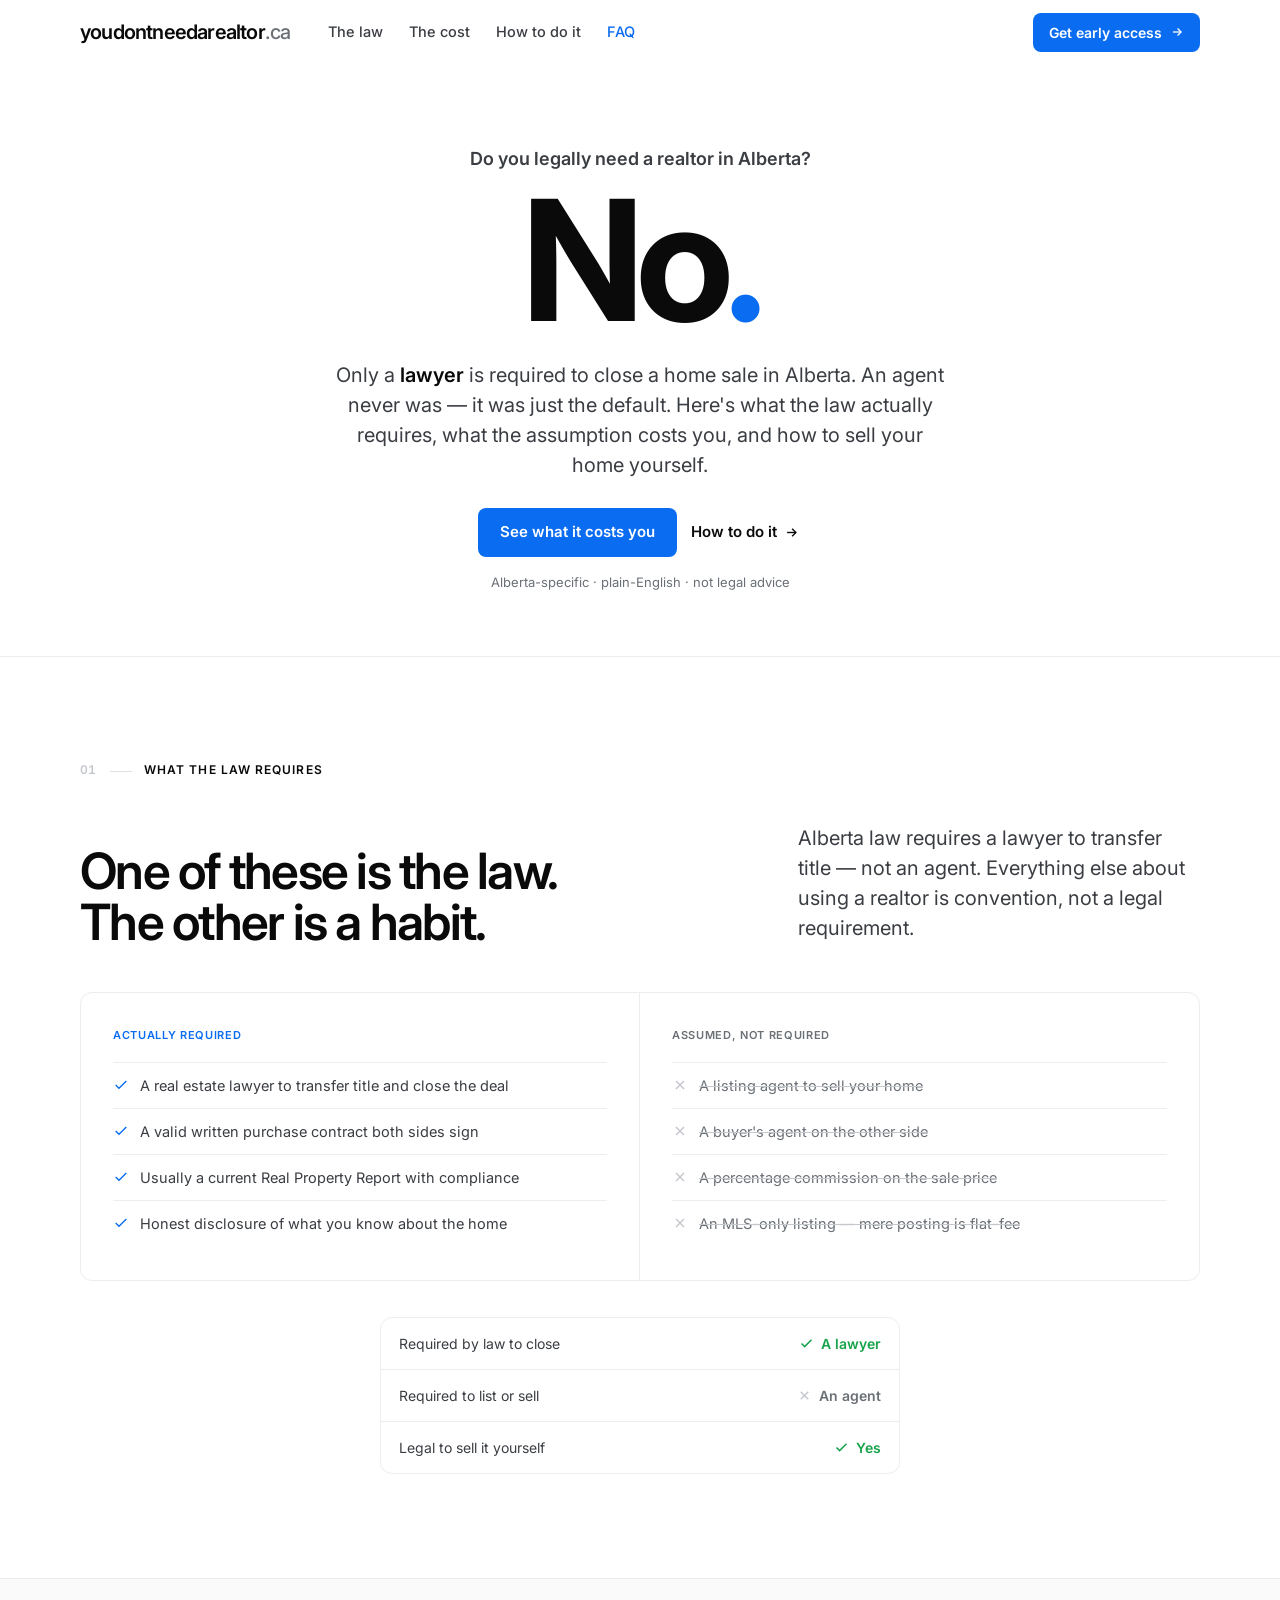
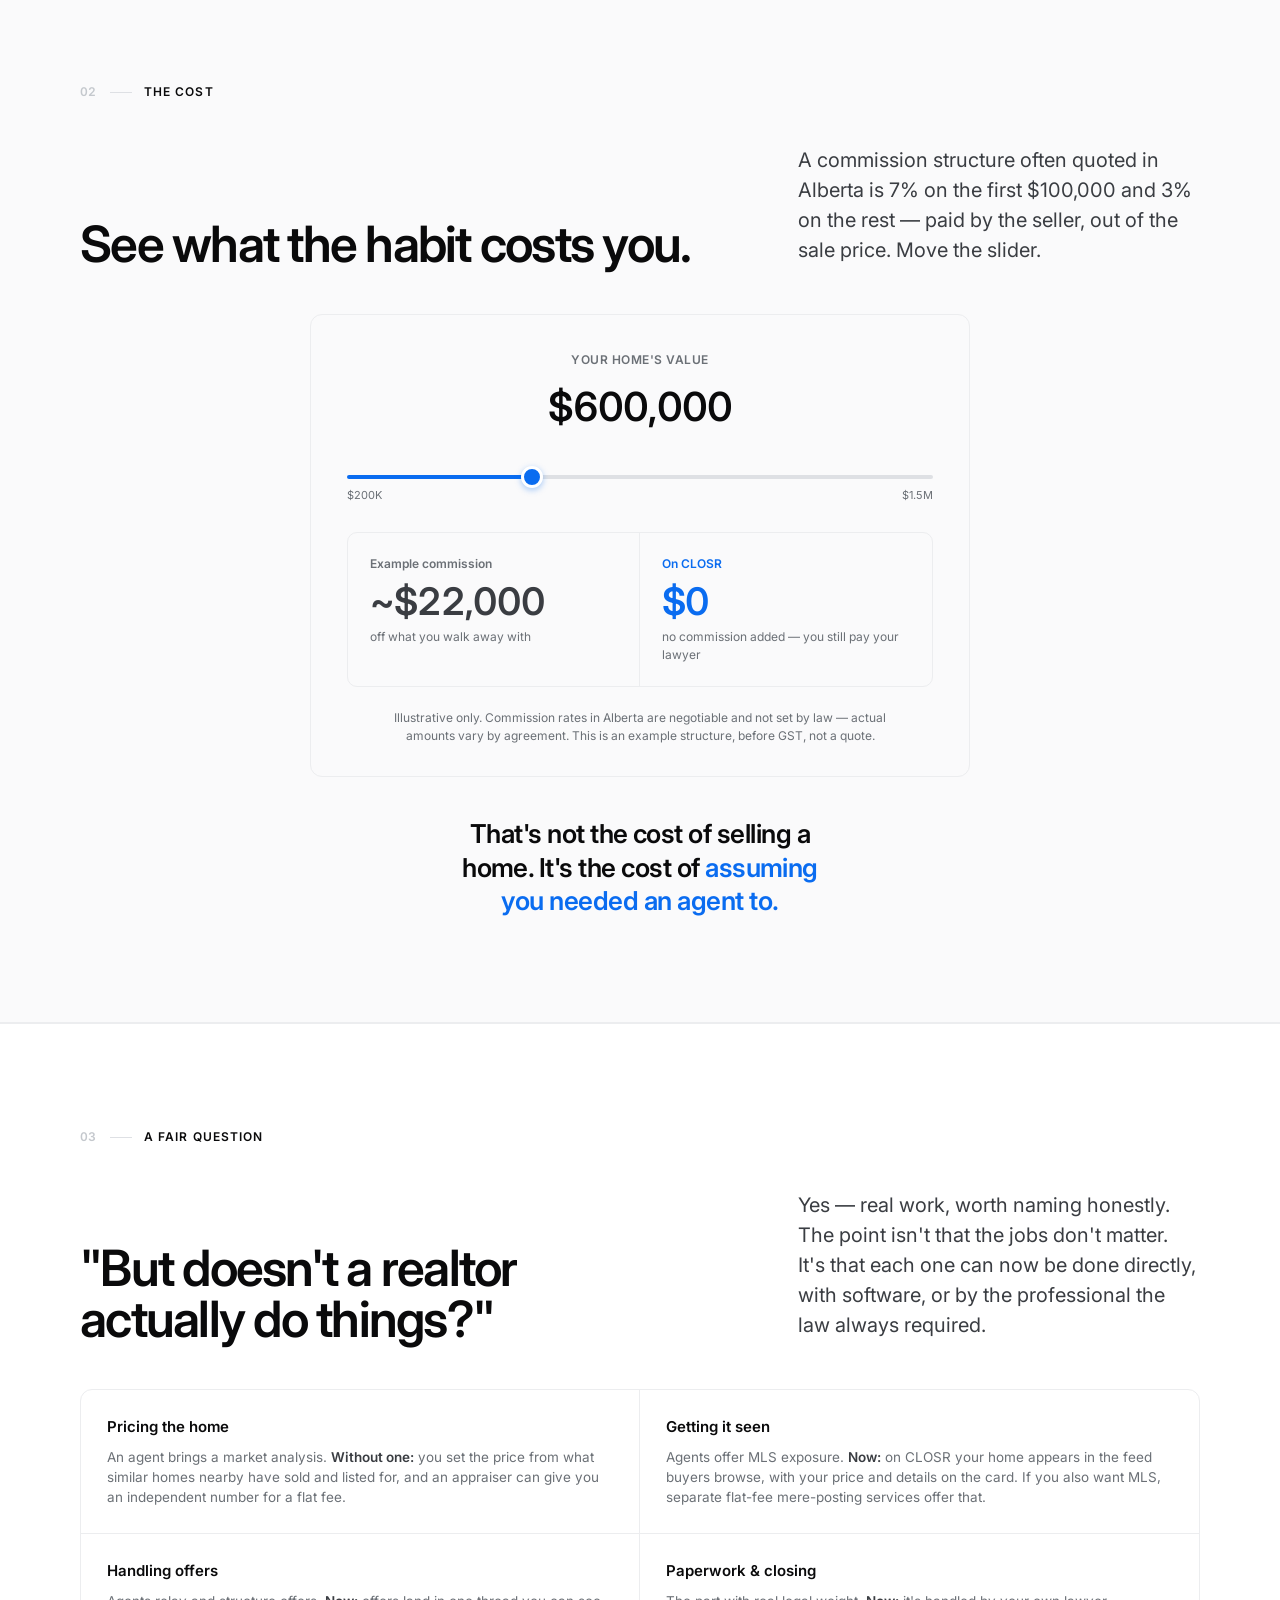
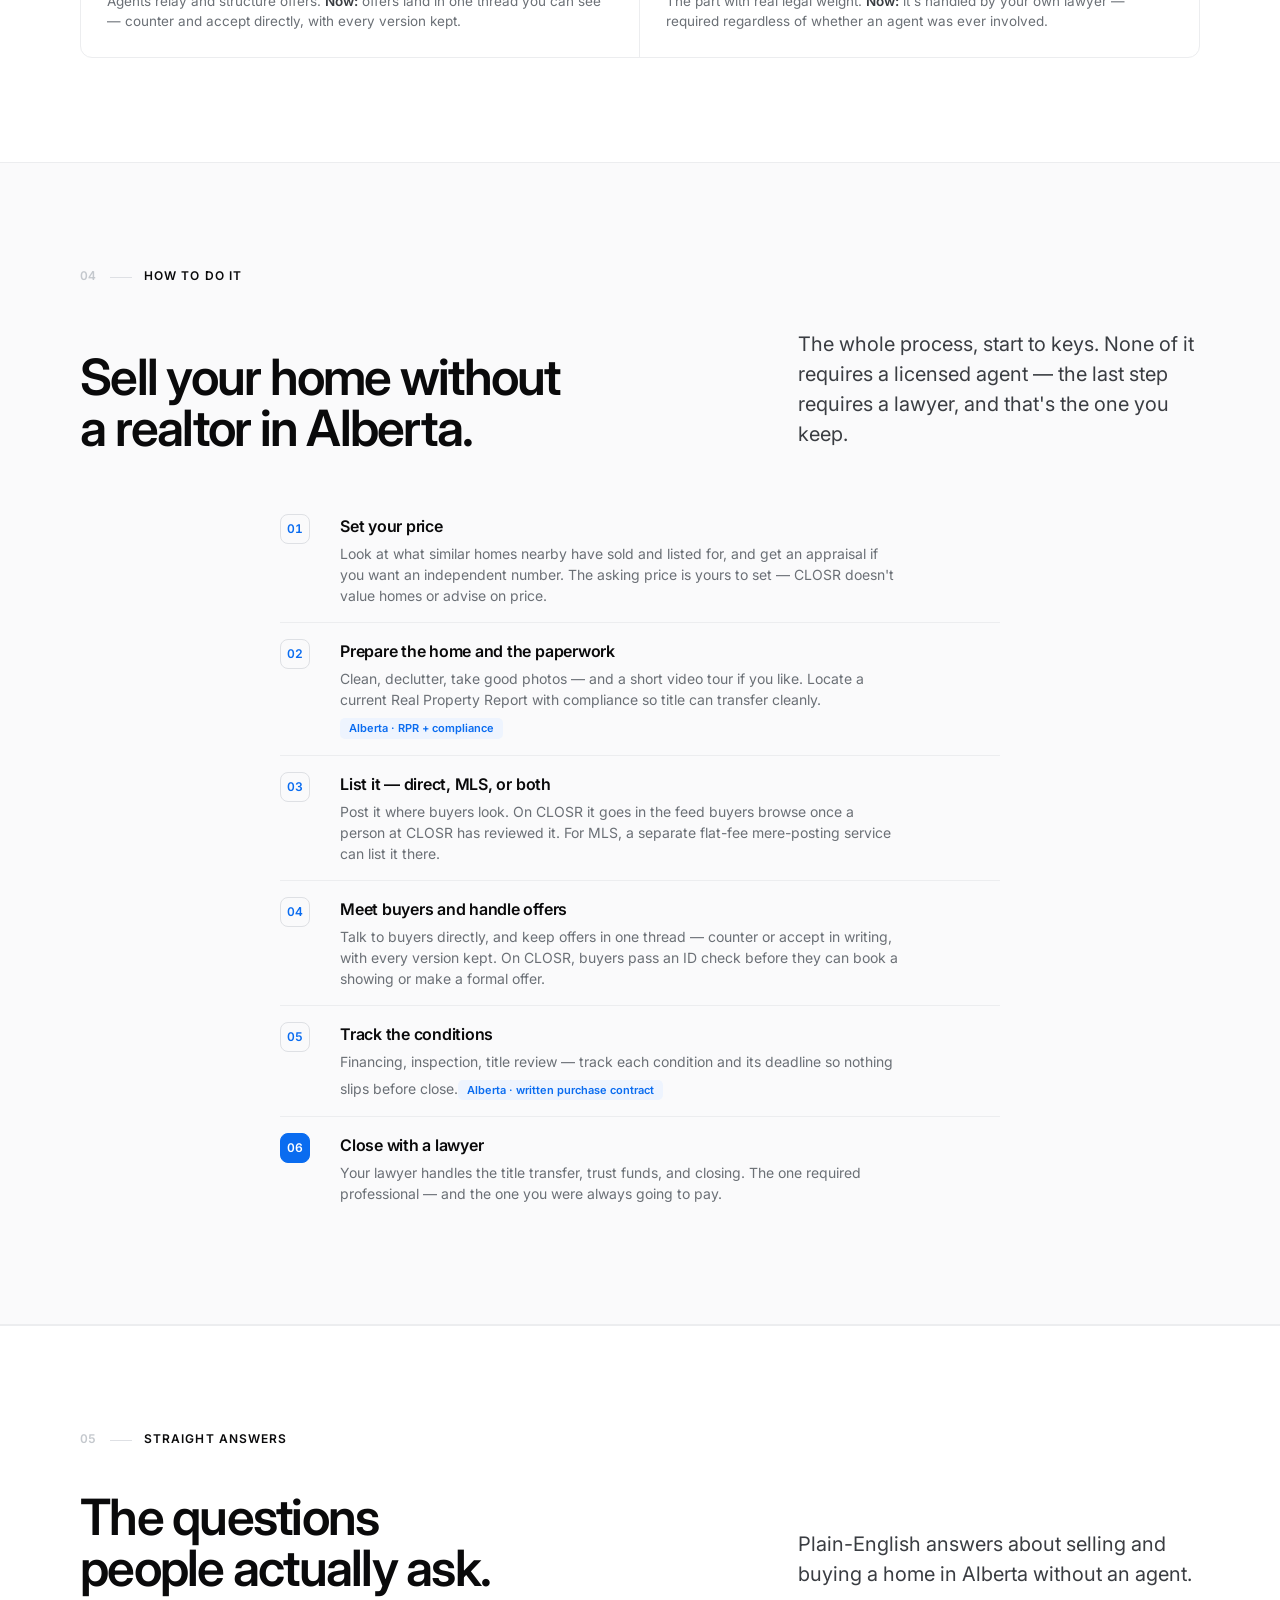
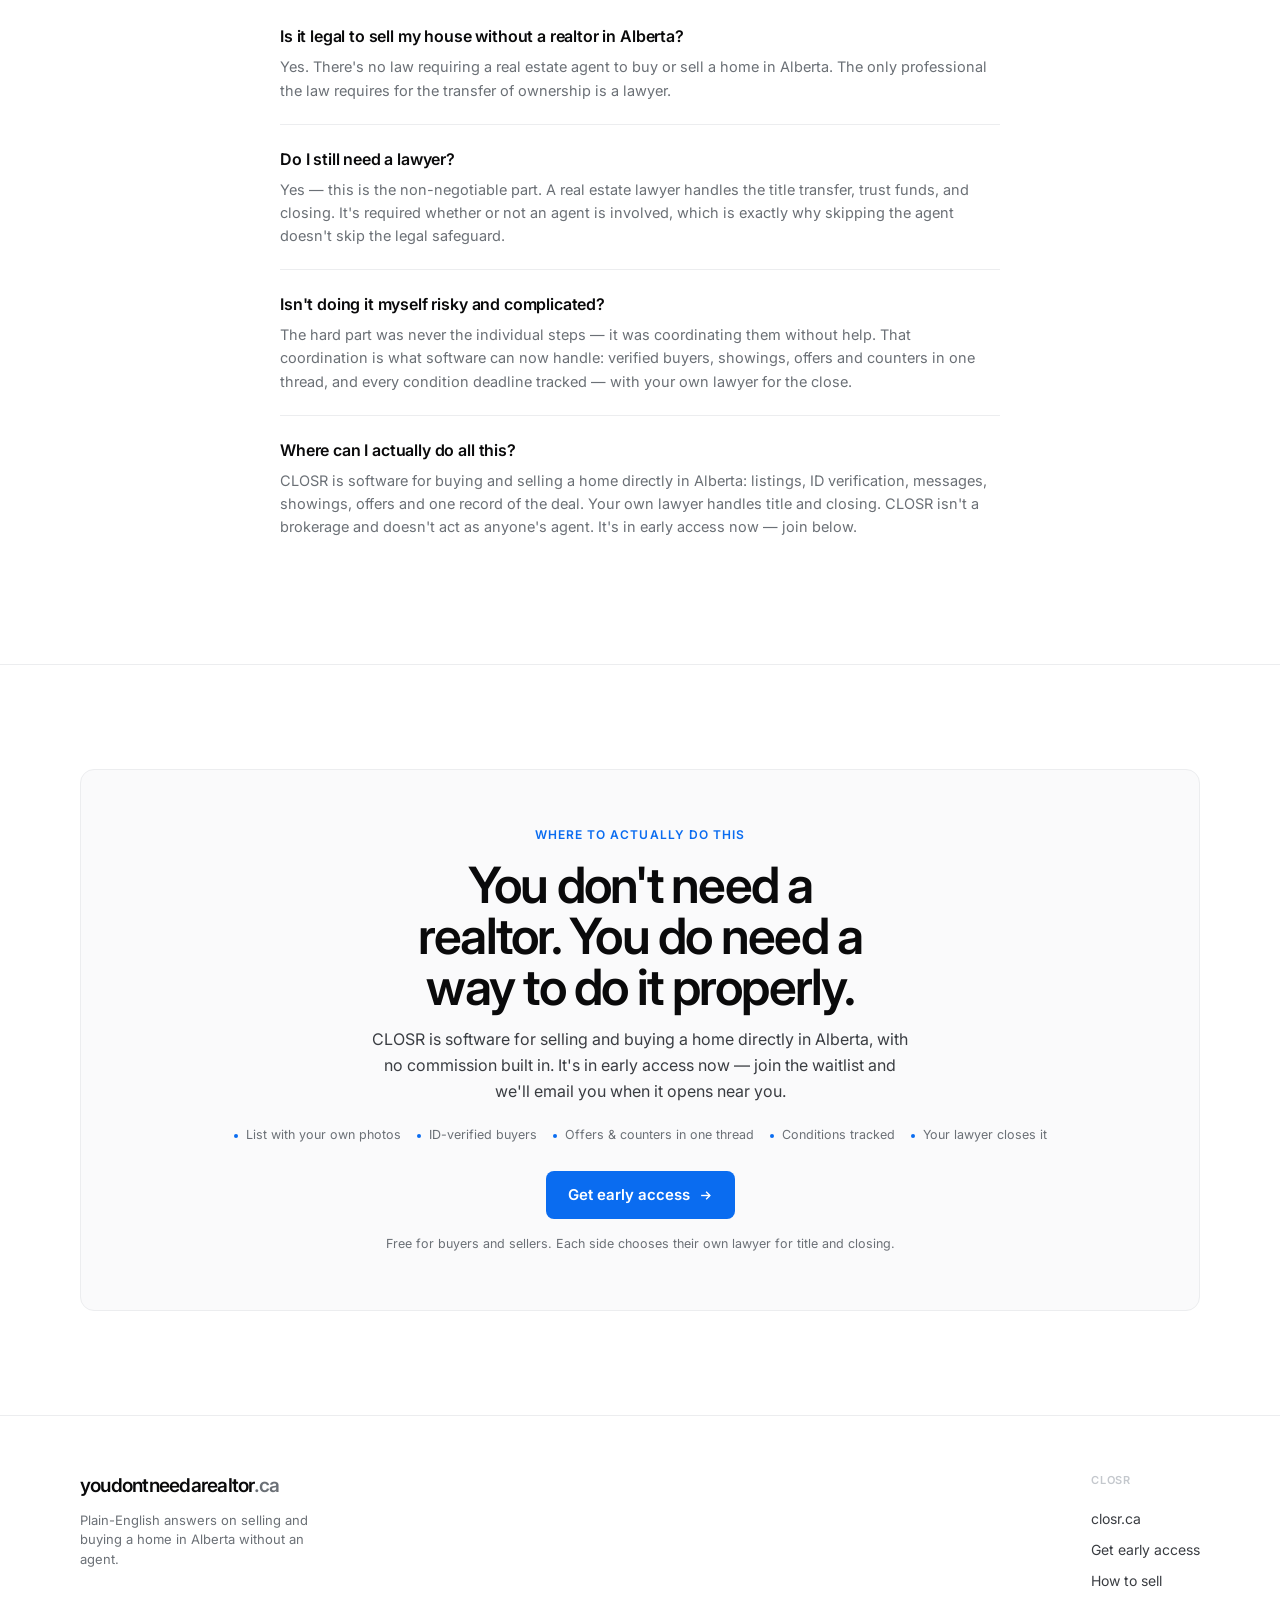
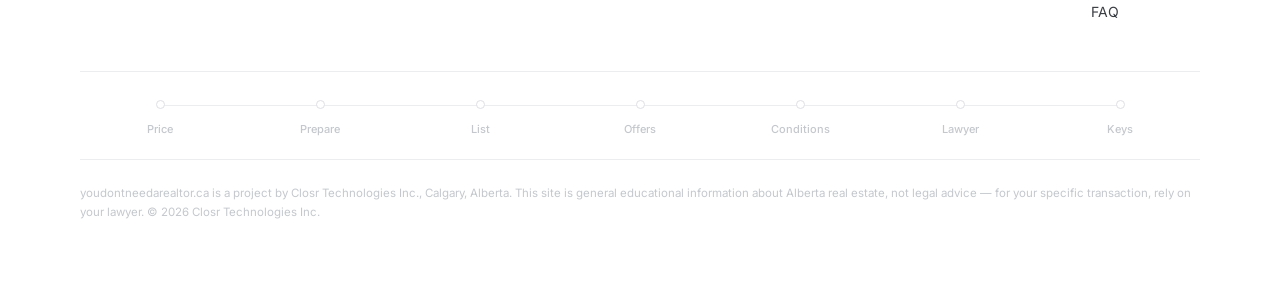
<file: index.html>
<!DOCTYPE html>
<html lang="en">
<head>
  <meta charset="UTF-8" />
  <meta name="viewport" content="width=device-width, initial-scale=1.0" />
  <title>Do You Need a Realtor in Alberta? No — Here's What You Actually Need</title>
  <meta name="description" content="You don't legally need a realtor to sell your home in Alberta — only a lawyer is required to close. See what the law actually requires, what commission costs, and how to sell your home yourself." />
  <link rel="canonical" href="https://youdontneedarealtor.ca/" />

  <!-- Open Graph -->
  <meta property="og:type" content="website" />
  <meta property="og:locale" content="en_CA" />
  <meta property="og:title" content="Do You Need a Realtor in Alberta? No — Here's What You Actually Need" />
  <meta property="og:description" content="You don't legally need a realtor to sell your home in Alberta — only a lawyer is required to close. See what the law requires, what commission costs, and how to sell your home yourself." />
  <meta property="og:url" content="https://youdontneedarealtor.ca/" />
  <meta property="og:site_name" content="youdontneedarealtor.ca" />

  <!-- Twitter Card -->
  <meta name="twitter:card" content="summary_large_image" />
  <meta name="twitter:title" content="Do You Need a Realtor in Alberta? No — Here's What You Actually Need" />
  <meta name="twitter:description" content="You don't legally need a realtor to sell your home in Alberta — only a lawyer is required to close." />

  <link rel="icon" href="data:image/svg+xml,<svg xmlns='http://www.w3.org/2000/svg' viewBox='0 0 32 32'><text y='26' font-size='28'>🏠</text></svg>" />
  <link rel="preconnect" href="https://fonts.googleapis.com" />
  <link rel="preconnect" href="https://fonts.gstatic.com" crossorigin />
  <link href="https://fonts.googleapis.com/css2?family=Inter:wght@400;500;600;700&display=swap" rel="stylesheet" />
  <link rel="stylesheet" href="closr.css" />
</head>
<body>
<!-- This body is mirrored verbatim in two places: closr/youdontneedarealtor.html
     (served on closr.ca) and youdontneedarealtor/index.html (the standalone site).
     Change both, and keep every product claim matching what closr.ca says. -->
<noscript><style>.rev{opacity:1!important;transform:none!important}</style></noscript>

<nav id="nav">
  <div class="nav-in">
    <a class="logo" href="#top">youdontneedarealtor<i style="color:var(--muted);font-weight:500">.ca</i></a>
    <div class="nav-primary">
      <a class="nav-link" href="#truth" data-spy="truth">The law</a>
      <a class="nav-link" href="#cost" data-spy="cost">The cost</a>
      <a class="nav-link" href="#how" data-spy="how">How to do it</a>
      <a class="nav-link" href="#faq" data-spy="faq">FAQ</a>
    </div>
    <div class="nav-right">
      <a class="btn btn-primary btn-sm" href="https://closr.ca/signup">Get early access <svg viewBox="0 0 24 24" style="width:14px;height:14px;stroke:currentColor;fill:none;stroke-width:2.2"><path d="M5 12h14"/><path d="M13 6l6 6-6 6"/></svg></a>
      <button class="nav-burger" aria-label="Open menu" aria-expanded="false"><span></span><span></span><span></span></button>
    </div>
  </div>
  <div class="nav-mobile" id="navMobile">
    <div class="nm-group"><div class="nm-sub">
      <a href="#truth">The law</a>
      <a href="#cost">The cost</a>
      <a href="#how">How to do it</a>
      <a href="#faq">FAQ</a>
    </div></div>
    <a class="btn btn-primary" href="https://closr.ca/signup">Get early access</a>
  </div>
</nav>

<!-- HERO -->
<header class="hero-c" id="top">
  <div class="wrap">
    <div class="q">Do you legally need a realtor in Alberta?</div>
    <div class="answer">No<span class="p">.</span></div>
    <p class="lede">Only a <b>lawyer</b> is required to close a home sale in Alberta. An agent never was — it was just the default. Here's what the law actually requires, what the assumption costs you, and how to sell your home yourself.</p>
    <div class="btn-row center">
      <a class="btn btn-primary" href="#cost">See what it costs you</a>
      <a class="btn-text" href="#how">How to do it <svg viewBox="0 0 24 24"><path d="M5 12h14"/><path d="M13 6l6 6-6 6"/></svg></a>
    </div>
    <p class="hero-note">Alberta-specific · plain-English · not legal advice</p>
  </div>
</header>

<!-- TRUTH -->
<section class="sec" id="truth">
  <div class="wrap">
    <div class="shead"><span class="snum">01</span><span class="seyebrow">What the law requires</span></div>
    <div class="intro rev">
      <h2 class="h2">One of these is the law. The other is a habit.</h2>
      <p class="lede">Alberta law requires a lawyer to transfer title — not an agent. Everything else about using a realtor is convention, not a legal requirement.</p>
    </div>
    <div class="compare rev">
      <div class="compare-col req">
        <div class="compare-tag">Actually required</div>
        <div class="compare-row"><svg viewBox="0 0 24 24"><polyline points="20 6 9 17 4 12"/></svg>A real estate lawyer to transfer title and close the deal</div>
        <div class="compare-row"><svg viewBox="0 0 24 24"><polyline points="20 6 9 17 4 12"/></svg>A valid written purchase contract both sides sign</div>
        <div class="compare-row"><svg viewBox="0 0 24 24"><polyline points="20 6 9 17 4 12"/></svg>Usually a current Real Property Report with compliance</div>
        <div class="compare-row"><svg viewBox="0 0 24 24"><polyline points="20 6 9 17 4 12"/></svg>Honest disclosure of what you know about the home</div>
      </div>
      <div class="compare-col hab">
        <div class="compare-tag">Assumed, not required</div>
        <div class="compare-row"><svg viewBox="0 0 24 24"><line x1="18" y1="6" x2="6" y2="18"/><line x1="6" y1="6" x2="18" y2="18"/></svg><span><s>A listing agent to sell your home</s></span></div>
        <div class="compare-row"><svg viewBox="0 0 24 24"><line x1="18" y1="6" x2="6" y2="18"/><line x1="6" y1="6" x2="18" y2="18"/></svg><span><s>A buyer's agent on the other side</s></span></div>
        <div class="compare-row"><svg viewBox="0 0 24 24"><line x1="18" y1="6" x2="6" y2="18"/><line x1="6" y1="6" x2="18" y2="18"/></svg><span><s>A percentage commission on the sale price</s></span></div>
        <div class="compare-row"><svg viewBox="0 0 24 24"><line x1="18" y1="6" x2="6" y2="18"/><line x1="6" y1="6" x2="18" y2="18"/></svg><span><s>An MLS-only listing — mere posting is flat-fee</s></span></div>
      </div>
    </div>
    <div class="facts rev">
      <div class="fact-row"><span class="k">Required by law to close</span><span class="v yes"><svg viewBox="0 0 24 24"><polyline points="20 6 9 17 4 12"/></svg>A lawyer</span></div>
      <div class="fact-row"><span class="k">Required to list or sell</span><span class="v no"><svg viewBox="0 0 24 24"><line x1="18" y1="6" x2="6" y2="18"/><line x1="6" y1="6" x2="18" y2="18"/></svg>An agent</span></div>
      <div class="fact-row"><span class="k">Legal to sell it yourself</span><span class="v yes"><svg viewBox="0 0 24 24"><polyline points="20 6 9 17 4 12"/></svg>Yes</span></div>
    </div>
  </div>
</section>

<!-- COST -->
<section class="sec sec-paper" id="cost" style="border-top:1px solid var(--line);border-bottom:1px solid var(--line)">
  <div class="wrap">
    <div class="shead"><span class="snum">02</span><span class="seyebrow">The cost</span></div>
    <div class="intro rev">
      <h2 class="h2">See what the habit costs you.</h2>
      <p class="lede">A commission structure often quoted in Alberta is 7% on the first $100,000 and 3% on the rest — paid by the seller, out of the sale price. Move the slider.</p>
    </div>
    <div class="calc rev">
      <div class="calc-k">Your home's value</div>
      <div class="calc-home num" id="calcHome">$600,000</div>
      <input class="slider" id="homeVal" type="range" min="200000" max="1500000" step="10000" value="600000" aria-label="Home value">
      <div class="calc-scale"><span>$200K</span><span>$1.5M</span></div>
      <div class="calc-out">
        <div class="calc-cell old"><div class="lbl">Example commission</div><div class="amt num" id="calcComm">~$22,000</div><div class="csub">off what you walk away with</div></div>
        <div class="calc-cell new"><div class="lbl">On CLOSR</div><div class="amt num">$0</div><div class="csub">no commission added &mdash; you still pay your lawyer</div></div>
      </div>
      <p class="calc-note">Illustrative only. Commission rates in Alberta are negotiable and not set by law — actual amounts vary by agreement. This is an example structure, before GST, not a quote.</p>
    </div>
    <p class="calc-punch rev">That's not the cost of selling a home. It's the cost of <span class="a">assuming you needed an agent to.</span></p>
  </div>
</section>

<!-- WHAT A REALTOR DOES -->
<section class="sec">
  <div class="wrap">
    <div class="shead"><span class="snum">03</span><span class="seyebrow">A fair question</span></div>
    <div class="intro rev">
      <h2 class="h2">"But doesn't a realtor actually do things?"</h2>
      <p class="lede">Yes — real work, worth naming honestly. The point isn't that the jobs don't matter. It's that each one can now be done directly, with software, or by the professional the law always required.</p>
    </div>
    <div class="jobs rev">
      <div class="job">
        <h3>Pricing the home</h3>
        <p>An agent brings a market analysis. <b>Without one:</b> you set the price from what similar homes nearby have sold and listed for, and an appraiser can give you an independent number for a flat fee.</p>
      </div>
      <div class="job">
        <h3>Getting it seen</h3>
        <p>Agents offer MLS exposure. <b>Now:</b> on CLOSR your home appears in the feed buyers browse, with your price and details on the card. If you also want MLS, separate flat-fee mere-posting services offer that.</p>
      </div>
      <div class="job">
        <h3>Handling offers</h3>
        <p>Agents relay and structure offers. <b>Now:</b> offers land in one thread you can see — counter and accept directly, with every version kept.</p>
      </div>
      <div class="job">
        <h3>Paperwork &amp; closing</h3>
        <p>The part with real legal weight. <b>Now:</b> it's handled by your own lawyer — required regardless of whether an agent was ever involved.</p>
      </div>
    </div>
  </div>
</section>

<!-- HOW -->
<section class="sec sec-paper" id="how" style="border-top:1px solid var(--line);border-bottom:1px solid var(--line)">
  <div class="wrap">
    <div class="shead"><span class="snum">04</span><span class="seyebrow">How to do it</span></div>
    <div class="intro rev">
      <h2 class="h2">Sell your home without a realtor in Alberta.</h2>
      <p class="lede">The whole process, start to keys. None of it requires a licensed agent — the last step requires a lawyer, and that's the one you keep.</p>
    </div>
    <div class="steps rev">
      <div class="step"><span class="sn">01</span><div><h3>Set your price</h3><p>Look at what similar homes nearby have sold and listed for, and get an appraisal if you want an independent number. The asking price is yours to set &mdash; CLOSR doesn't value homes or advise on price.</p></div></div>
      <div class="step"><span class="sn">02</span><div><h3>Prepare the home and the paperwork</h3><p>Clean, declutter, take good photos &mdash; and a short video tour if you like. Locate a current Real Property Report with compliance so title can transfer cleanly.<span class="ab">Alberta · RPR + compliance</span></p></div></div>
      <div class="step"><span class="sn">03</span><div><h3>List it &mdash; direct, MLS, or both</h3><p>Post it where buyers look. On CLOSR it goes in the feed buyers browse once a person at CLOSR has reviewed it. For MLS, a separate flat-fee mere-posting service can list it there.</p></div></div>
      <div class="step"><span class="sn">04</span><div><h3>Meet buyers and handle offers</h3><p>Talk to buyers directly, and keep offers in one thread &mdash; counter or accept in writing, with every version kept. On CLOSR, buyers pass an ID check before they can book a showing or make a formal offer.</p></div></div>
      <div class="step"><span class="sn">05</span><div><h3>Track the conditions</h3><p>Financing, inspection, title review — track each condition and its deadline so nothing slips before close.<span class="ab">Alberta · written purchase contract</span></p></div></div>
      <div class="step"><span class="sn">06</span><div><h3>Close with a lawyer</h3><p>Your lawyer handles the title transfer, trust funds, and closing. The one required professional — and the one you were always going to pay.</p></div></div>
    </div>
  </div>
</section>

<!-- FAQ -->
<section class="sec" id="faq">
  <div class="wrap">
    <div class="shead"><span class="snum">05</span><span class="seyebrow">Straight answers</span></div>
    <div class="intro rev">
      <h2 class="h2">The questions people actually ask.</h2>
      <p class="lede">Plain-English answers about selling and buying a home in Alberta without an agent.</p>
    </div>
    <div class="faq rev">
      <div class="faq-item"><div class="faq-q">Is it legal to sell my house without a realtor in Alberta?</div><div class="faq-a">Yes. There's no law requiring a real estate agent to buy or sell a home in Alberta. The only professional the law requires for the transfer of ownership is a lawyer.</div></div>
      <div class="faq-item"><div class="faq-q">Do I still need a lawyer?</div><div class="faq-a">Yes — this is the non-negotiable part. A real estate lawyer handles the title transfer, trust funds, and closing. It's required whether or not an agent is involved, which is exactly why skipping the agent doesn't skip the legal safeguard.</div></div>
      <div class="faq-item"><div class="faq-q">Isn't doing it myself risky and complicated?</div><div class="faq-a">The hard part was never the individual steps — it was coordinating them without help. That coordination is what software can now handle: verified buyers, showings, offers and counters in one thread, and every condition deadline tracked &mdash; with your own lawyer for the close.</div></div>
      <div class="faq-item"><div class="faq-q">Where can I actually do all this?</div><div class="faq-a">CLOSR is software for buying and selling a home directly in Alberta: listings, ID verification, messages, showings, offers and one record of the deal. Your own lawyer handles title and closing. CLOSR isn't a brokerage and doesn't act as anyone's agent. It's in early access now &mdash; join below.</div></div>
    </div>
  </div>
</section>

<!-- HANDOFF CTA -->
<section class="sec">
  <div class="wrap">
    <div class="handoff rev">
      <div class="eyebrow" style="margin-bottom:16px">Where to actually do this</div>
      <h2 class="h2">You don't need a realtor. You do need a way to do it properly.</h2>
      <p>CLOSR is software for selling and buying a home directly in Alberta, with no commission built in. It's in early access now &mdash; join the waitlist and we'll email you when it opens near you.</p>
      <div class="steps-inline"><span>List with your own photos</span><span>ID-verified buyers</span><span>Offers &amp; counters in one thread</span><span>Conditions tracked</span><span>Your lawyer closes it</span></div>
      <a class="btn btn-primary" href="https://closr.ca/signup">Get early access <svg viewBox="0 0 24 24"><path d="M5 12h14"/><path d="M13 6l6 6-6 6"/></svg></a>
      <div class="micro">Free for buyers and sellers. Each side chooses their own lawyer for title and closing.</div>
    </div>
  </div>
</section>

<footer>
  <div class="wrap">
    <div class="foot-top">
      <div class="foot-brand">
        <div class="logo">youdontneedarealtor<i style="color:var(--muted)">.ca</i></div>
        <p>Plain-English answers on selling and buying a home in Alberta without an agent.</p>
      </div>
      <div class="foot-cols">
        <div class="foot-col"><h5>CLOSR</h5><a href="https://closr.ca">closr.ca</a><a href="https://closr.ca/signup">Get early access</a><a href="#how">How to sell</a><a href="#faq">FAQ</a></div>
      </div>
    </div>
    <div class="foot-spine">
      <div class="spine">
        <span class="spine-line" style="background:var(--line)"></span>
        <div class="spine-node"><span class="spine-dot"></span><span class="spine-l" style="color:var(--faint)">Price</span></div>
        <div class="spine-node"><span class="spine-dot"></span><span class="spine-l" style="color:var(--faint)">Prepare</span></div>
        <div class="spine-node"><span class="spine-dot"></span><span class="spine-l" style="color:var(--faint)">List</span></div>
        <div class="spine-node"><span class="spine-dot"></span><span class="spine-l" style="color:var(--faint)">Offers</span></div>
        <div class="spine-node"><span class="spine-dot"></span><span class="spine-l" style="color:var(--faint)">Conditions</span></div>
        <div class="spine-node"><span class="spine-dot"></span><span class="spine-l" style="color:var(--faint)">Lawyer</span></div>
        <div class="spine-node"><span class="spine-dot"></span><span class="spine-l" style="color:var(--faint)">Keys</span></div>
      </div>
    </div>
    <div class="foot-legal">youdontneedarealtor.ca is a project by Closr Technologies Inc., Calgary, Alberta. This site is general educational information about Alberta real estate, not legal advice — for your specific transaction, rely on your lawyer. © 2026 Closr Technologies Inc.</div>
  </div>
</footer>

<script>
(function(){
  var reduce = window.matchMedia('(prefers-reduced-motion: reduce)').matches;
  var revs = [].slice.call(document.querySelectorAll('.rev'));
  if(reduce || !('IntersectionObserver' in window)){ revs.forEach(function(e){e.classList.add('in');}); }
  else {
    var io = new IntersectionObserver(function(es){ es.forEach(function(e){ if(e.isIntersecting){ e.target.classList.add('in'); io.unobserve(e.target); } }); }, {threshold:.12, rootMargin:'0px 0px -40px 0px'});
    revs.forEach(function(e){ io.observe(e); });
    setTimeout(function(){ revs.forEach(function(e){e.classList.add('in');}); }, 1600);
  }
  // commission calculator — real Alberta structure (7% first $100k, 3% remainder)
  var slider=document.getElementById('homeVal'), homeOut=document.getElementById('calcHome'), commOut=document.getElementById('calcComm');
  function money(n){ return '$' + Math.round(n).toLocaleString('en-CA'); }
  function calc(){
    var v=+slider.value; homeOut.textContent=money(v);
    var c=0.07*Math.min(v,100000)+0.03*Math.max(v-100000,0);
    commOut.textContent='~'+money(c);
    var pct=(v-slider.min)/(slider.max-slider.min)*100;
    slider.style.background='linear-gradient(90deg,var(--accent) '+pct+'%,var(--line2) '+pct+'%)';
  }
  slider.addEventListener('input', calc); calc();
})();
</script>
<script src="nav.js"></script>
</body>
</html>
</file>
<file: closr.css>
/* ==========================================================================
   closr.css — Closr shared design system (single source of truth)
   One system for every page: homepage, youdontneedarealtor, legal.
   Edit tokens/components HERE, never per-page. Link with:
     <link rel="stylesheet" href="closr.css">
   ========================================================================== */
/* Inter is loaded via <link rel="preconnect"> + stylesheet in each page's <head>
   (faster + avoids the render-blocking @import). */
*{box-sizing:border-box;margin:0;padding:0}
:root{
  --bg:#FFFFFF; --ink:#0A0A0B; --ink2:#3A3D42; --muted:#6B7076; --faint:#C4C8CD;
  --line:#ECEDEF; --line2:#DEE0E4; --accent:#0A6CF0; --wash:#EEF4FE; --wash-line:#D3E4FD;
  --ok:#16A34A; --amber:#B26A00;
  --f:'Inter',-apple-system,BlinkMacSystemFont,sans-serif;
}
html{-webkit-text-size-adjust:100%}
body{font-family:var(--f);background:var(--bg);color:var(--ink);line-height:1.5;-webkit-font-smoothing:antialiased;overflow-x:hidden}
a{color:inherit;text-decoration:none}
button{font-family:inherit;cursor:pointer;border:none;background:none;color:inherit}
:focus-visible{outline:2px solid var(--accent);outline-offset:3px}
.num{font-variant-numeric:tabular-nums;font-feature-settings:"tnum" 1;letter-spacing:-.01em}
.wrap{max-width:1200px;margin:0 auto;padding:0 40px}
@media(max-width:720px){.wrap{padding:0 22px}}

/* type system */
.eyebrow{font-size:12px;font-weight:600;letter-spacing:.09em;text-transform:uppercase;color:var(--accent)}
.display{font-size:clamp(44px,6.6vw,84px);font-weight:600;letter-spacing:-.045em;line-height:.98}
.h2{font-size:clamp(30px,4vw,50px);font-weight:600;letter-spacing:-.035em;line-height:1.02}
.h3{font-size:22px;font-weight:600;letter-spacing:-.02em;line-height:1.15}
.lede{font-size:clamp(17px,1.7vw,20px);line-height:1.5;color:var(--ink2)}
.small{font-size:14px;color:var(--muted);line-height:1.5}

/* section scaffolding — hairlines, not cards */
.sec{padding:104px 0;border-top:1px solid var(--line)}
@media(max-width:720px){.sec{padding:72px 0}}
.shead{display:flex;align-items:baseline;gap:14px;margin-bottom:44px}
.snum{font-size:12px;font-weight:600;color:var(--faint);font-variant-numeric:tabular-nums}
.seyebrow{font-size:12px;font-weight:600;letter-spacing:.09em;text-transform:uppercase;color:var(--ink)}
.seyebrow::before{content:'';display:inline-block;width:22px;height:1px;background:var(--line2);vertical-align:middle;margin-right:12px}

/* buttons — restrained */
.btn{display:inline-flex;align-items:center;gap:8px;font-size:15px;font-weight:600;padding:13px 22px;border-radius:8px;transition:background .18s,color .18s,border-color .18s}
.btn-primary{background:var(--accent);color:#fff}
.btn-primary:hover{background:#0A5AD0}
.btn-primary svg{width:15px;height:15px;stroke:currentColor;fill:none;stroke-width:2.2}
.btn-text{font-size:15px;font-weight:600;color:var(--ink);display:inline-flex;align-items:center;gap:7px;padding:13px 4px}
.btn-text svg{width:15px;height:15px;stroke:currentColor;fill:none;stroke-width:2.2;transition:transform .18s}
.btn-text:hover svg{transform:translateX(3px)}

/* reveal — subtle, opacity-led */
.rev{opacity:0;transition:opacity .5s ease}
.rev.in{opacity:1}
@media(prefers-reduced-motion:reduce){.rev{opacity:1;transform:none;transition:none}}

/* ---------- NAV ---------- */
nav{position:sticky;top:0;z-index:100;background:rgba(255,255,255,.72);backdrop-filter:saturate(180%) blur(16px);-webkit-backdrop-filter:saturate(180%) blur(16px);border-bottom:1px solid transparent;transition:border-color .25s,background .25s,box-shadow .25s}
nav.scrolled{background:rgba(255,255,255,.9);border-bottom-color:var(--line);box-shadow:0 1px 0 rgba(10,10,11,.02)}
.nav-in{max-width:1200px;margin:0 auto;padding:0 40px;height:64px;display:flex;align-items:center;gap:26px}
.logo{font-size:20px;font-weight:600;letter-spacing:-.04em;flex-shrink:0}
.logo i{color:var(--accent);font-style:normal}
/* primary items */
.nav-primary{display:flex;align-items:center;gap:2px}
.nav-item{position:relative}
.nav-link{display:inline-flex;align-items:center;gap:5px;font-size:14.5px;font-weight:500;color:var(--ink2);padding:9px 12px;border-radius:8px;transition:color .16s,background .16s;cursor:pointer;white-space:nowrap}
.nav-link:hover,.nav-item:hover>.nav-link,.nav-link[aria-expanded="true"]{color:var(--ink);background:var(--paper)}
.nav-link.active{color:var(--accent)}
.nav-link .chev{width:12px;height:12px;stroke:currentColor;fill:none;stroke-width:2.2;opacity:.55;transition:transform .2s}
.nav-item:hover .nav-link .chev,.nav-link[aria-expanded="true"] .chev{transform:rotate(180deg)}
/* dropdown */
.nav-menu{position:absolute;top:calc(100% + 8px);left:0;min-width:296px;background:#fff;border:1px solid var(--line);border-radius:14px;box-shadow:var(--sh-pop);padding:8px;opacity:0;visibility:hidden;transform:translateY(6px);transition:opacity .2s,transform .2s,visibility .2s;z-index:110}
.nav-item:hover>.nav-menu,.nav-menu.open{opacity:1;visibility:visible;transform:none}
.nav-menu a{display:block;padding:11px 12px;border-radius:9px;transition:background .14s}
.nav-menu a:hover{background:var(--paper)}
.nav-menu a b{display:block;font-size:14px;font-weight:600;color:var(--ink);letter-spacing:-.01em}
.nav-menu a span{display:block;font-size:12.5px;color:var(--muted);margin-top:2px;line-height:1.4}
.nav-menu .nav-menu-foot{margin-top:4px;border-top:1px solid var(--line);display:flex;align-items:center;gap:6px;font-size:13px;font-weight:600;color:var(--accent);border-radius:0 0 9px 9px}
.nav-menu .nav-menu-foot:hover{background:var(--wash)}
.nav-menu .nav-menu-foot svg{width:14px;height:14px;stroke:currentColor;fill:none;stroke-width:2.2}
/* right cluster */
.nav-right{margin-left:auto;display:flex;align-items:center;gap:20px}
.nav-util{font-size:14px;font-weight:500;color:var(--ink2);transition:color .16s;white-space:nowrap}
.nav-util:hover{color:var(--ink)}
.btn-sm{padding:9px 16px;font-size:14px;border-radius:8px}
/* burger */
.nav-burger{display:none;width:40px;height:40px;border-radius:8px;align-items:center;justify-content:center;flex-direction:column;gap:4px;flex-shrink:0}
.nav-burger span{width:18px;height:1.6px;background:var(--ink);border-radius:2px;transition:transform .25s,opacity .2s}
.nav-burger.open span:nth-child(1){transform:translateY(5.6px) rotate(45deg)}
.nav-burger.open span:nth-child(2){opacity:0}
.nav-burger.open span:nth-child(3){transform:translateY(-5.6px) rotate(-45deg)}
/* mobile panel */
.nav-mobile{display:none}
body.nav-lock{overflow:hidden}
@media(max-width:900px){
  .nav-primary,.nav-right .nav-util,.nav-right .btn{display:none}
  .nav-burger{display:flex}
  .nav-right{margin-left:auto;gap:0}
  .nav-mobile{display:block;position:fixed;top:64px;left:0;right:0;bottom:0;background:#fff;border-top:1px solid var(--line);padding:8px 22px 32px;transform:translateY(-8px);opacity:0;visibility:hidden;transition:opacity .25s,transform .25s,visibility .25s;overflow-y:auto;z-index:99}
  .nav-mobile.open{opacity:1;visibility:visible;transform:none}
  .nm-group{border-bottom:1px solid var(--line);padding:18px 0}
  .nm-h{font-size:12px;font-weight:600;letter-spacing:.06em;text-transform:uppercase;color:var(--faint);margin-bottom:6px}
  .nm-sub a{display:block;font-size:16px;font-weight:600;color:var(--ink);padding:9px 0;letter-spacing:-.01em}
  .nm-sub a span{display:block;font-size:13px;font-weight:400;color:var(--muted);margin-top:1px}
  .nm-util{display:flex;gap:28px;padding:18px 0}
  .nm-util a{font-size:15px;font-weight:500;color:var(--ink2)}
  .nav-mobile .btn{display:flex;width:100%;justify-content:center;height:52px;font-size:16px;margin-top:6px}
}
@media(max-width:720px){.nav-in{padding:0 22px}}

/* ---------- HERO ---------- */
.hero{padding:78px 0 92px}
.hero-grid{display:grid;grid-template-columns:1.05fr .95fr;gap:60px;align-items:center}
@media(max-width:940px){.hero-grid{grid-template-columns:1fr;gap:44px}}
.hero .eyebrow{margin-bottom:24px}
.hero .display{margin-bottom:26px;max-width:14ch}
.hero .lede{max-width:46ch;margin-bottom:32px}
.hero-cta{display:flex;align-items:center;gap:8px;flex-wrap:wrap;margin-bottom:26px}
.hero-trust{font-size:13.5px;color:var(--muted);display:flex;gap:8px;align-items:center;flex-wrap:wrap}
.hero-trust b{color:var(--ink2);font-weight:600}
.hero-trust .dot{width:3px;height:3px;border-radius:50%;background:var(--line2)}

/* the deal panel — the ONE lifted product surface */
.deal{border:1px solid var(--line);border-radius:12px;box-shadow:var(--sh-panel);overflow:hidden;background:#fff}
.deal-top{padding:20px 22px;display:flex;justify-content:space-between;align-items:flex-start}
.deal-addr{font-size:14px;font-weight:600}
.deal-city{font-size:12.5px;color:var(--muted);margin-top:2px}
.deal-price{font-size:26px;font-weight:600;letter-spacing:-.03em;margin-top:12px}
.deal-stage{font-size:10px;font-weight:600;letter-spacing:.06em;padding:5px 10px;border:1px solid var(--wash-line);color:var(--accent);background:var(--wash);border-radius:6px}
.deal-parties{display:flex;gap:18px;padding:14px 22px;border-top:1px solid var(--line);border-bottom:1px solid var(--line)}
.deal-party{font-size:12px}
.deal-party b{display:block;font-weight:600;color:var(--ink)}
.deal-party span{color:var(--muted);font-size:10.5px;text-transform:uppercase;letter-spacing:.05em}
.deal-foot{display:flex;justify-content:space-between;align-items:baseline;padding:16px 22px}
.deal-foot .k{font-size:13px;color:var(--muted)}
.deal-foot .v{font-size:19px;font-weight:600;color:var(--accent)}

/* ---------- SPINE (brand device) ---------- */
.spine{position:relative;display:flex;padding-top:6px}
.spine-node{flex:1;display:flex;flex-direction:column;align-items:center;text-align:center}
.spine-line{position:absolute;top:11px;left:7.14%;right:7.14%;height:1.5px;background:var(--line2)}
.spine-fill{position:absolute;top:11px;left:7.14%;width:42.86%;height:1.5px;background:var(--accent)}
.spine-dot{width:9px;height:9px;border-radius:50%;background:#fff;border:1.5px solid var(--line2);position:relative;z-index:2}
.spine-node.done .spine-dot{background:var(--accent);border-color:var(--accent)}
.spine-node.now .spine-dot{background:var(--accent);border-color:var(--accent);transform:scale(1.4)}
.spine-l{font-size:11px;font-weight:500;color:var(--muted);margin-top:12px;white-space:nowrap}
.spine-node.now .spine-l,.spine-node.done .spine-l{color:var(--ink2)}
@media(max-width:640px){.spine-l{font-size:9px}}

/* (legacy how-lead/how-stages removed — superseded by .intro / .how-list) */

/* ---------- SPLIT (buyer / seller) ---------- */
.split{display:grid;grid-template-columns:1fr 1fr;gap:0}
@media(max-width:860px){.split{grid-template-columns:1fr}}
.split-col{padding:52px 48px}
.split-col:first-child{border-right:1px solid var(--line)}
@media(max-width:860px){.split-col{padding:44px 0}.split-col:first-child{border-right:none;border-bottom:1px solid var(--line)}}
.split-col .eyebrow{margin-bottom:16px}
.split-col h3{margin-bottom:14px}
.split-col .small{max-width:38ch;margin-bottom:26px}
.flow{list-style:none;display:flex;flex-direction:column}
.flow li{display:flex;align-items:center;gap:14px;padding:13px 0;border-top:1px solid var(--line);font-size:15px;font-weight:500}
.flow li .n{font-size:11px;font-weight:600;color:var(--faint);width:20px;font-variant-numeric:tabular-nums}
.flow li .x{margin-left:auto;font-size:12.5px;color:var(--muted);font-variant-numeric:tabular-nums}

/* ---------- RESEARCH / DATA ---------- */
.data-grid{display:grid;grid-template-columns:repeat(3,1fr);gap:0;border-top:1px solid var(--line);margin-top:8px}
@media(max-width:820px){.data-grid{grid-template-columns:1fr}}
.data-col{padding:32px 28px 32px 0;border-right:1px solid var(--line)}
.data-col:last-child{border-right:none;padding-right:0}
@media(max-width:820px){.data-col{border-right:none;border-bottom:1px solid var(--line);padding:28px 0}}
.data-k{font-size:12px;font-weight:600;letter-spacing:.05em;text-transform:uppercase;color:var(--muted);margin-bottom:16px}
.data-big{font-size:34px;font-weight:600;letter-spacing:-.03em}
.data-sub{font-size:13px;color:var(--muted);margin-top:6px;line-height:1.45}
.tier-row{display:flex;justify-content:space-between;padding:9px 0;border-top:1px solid var(--line);font-size:14px}
.tier-row:first-of-type{border-top:none}
.tier-row .l{color:var(--ink2)}
.tier-row .v{font-weight:600;font-variant-numeric:tabular-nums}
.tier-row.on .l{color:var(--accent);font-weight:600}
.tier-row.on .v{color:var(--accent)}

/* ---------- TRUST / RECORD ---------- */
.trust-lead{display:grid;grid-template-columns:1fr 1fr;gap:60px;align-items:start;margin-bottom:44px}
@media(max-width:820px){.trust-lead{grid-template-columns:1fr;gap:22px}}
.record{max-width:560px}
.rec{display:flex;align-items:baseline;gap:16px;padding:15px 0;border-top:1px solid var(--line)}
.rec .rd{width:7px;height:7px;border-radius:50%;background:var(--accent);flex-shrink:0;transform:translateY(5px)}
.rec.soft .rd{background:var(--faint)}
.rec .rt{font-size:15px;font-weight:600}
.rec .rs{font-size:13px;color:var(--muted);margin-top:1px}
.rec .rtime{margin-left:auto;font-size:12px;color:var(--muted);white-space:nowrap;font-variant-numeric:tabular-nums}
.rec-main{flex:1;display:flex;justify-content:space-between;align-items:baseline;gap:14px}

/* ---------- COMMISSION ---------- */
.comm{text-align:center}
.comm .h2{max-width:16ch;margin:0 auto 40px}
.comm-nums{display:inline-flex;align-items:baseline;gap:28px;flex-wrap:wrap;justify-content:center}
.comm-old{font-size:clamp(30px,4vw,44px);font-weight:500;color:var(--faint);text-decoration:line-through;font-variant-numeric:tabular-nums;letter-spacing:-.02em}
.comm-arrow{color:var(--faint)}
.comm-arrow svg{width:26px;height:26px;stroke:var(--faint);fill:none;stroke-width:1.6}
.comm-zero{font-size:clamp(56px,9vw,120px);font-weight:600;color:var(--accent);letter-spacing:-.05em;line-height:1;font-variant-numeric:tabular-nums}
.comm-note{font-size:14px;color:var(--muted);margin-top:28px;max-width:52ch;margin-left:auto;margin-right:auto}

/* ---------- WAITLIST ---------- */
.cta{border-top:1px solid var(--line)}
.cta-grid{display:grid;grid-template-columns:1fr 1fr;gap:60px;align-items:center}
@media(max-width:820px){.cta-grid{grid-template-columns:1fr;gap:34px}}
.cta .h2{max-width:12ch}
.cta .small{max-width:40ch;margin-top:16px}
.wl{max-width:440px}
.wl-seg{display:flex;gap:0;border:1px solid var(--line2);border-radius:8px;overflow:hidden;margin-bottom:12px}
.wl-seg button{flex:1;font-size:13.5px;font-weight:600;color:var(--muted);padding:12px 8px;border-right:1px solid var(--line);transition:.15s}
.wl-seg button:last-child{border-right:none}
.wl-seg button.on{background:var(--ink);color:#fff}
.wl-field{margin-bottom:10px}
.wl-input{width:100%;height:50px;padding:0 15px;font-size:15px;font-family:inherit;color:var(--ink);background:#fff;border:1px solid var(--line2);border-radius:8px;transition:border-color .15s}
.wl-input::placeholder{color:var(--muted)}
.wl-input:focus{outline:none;border-color:var(--accent)}
.wl-input.err{border-color:#DC2626}
.wl-err{font-size:12.5px;color:#DC2626;margin:-2px 0 10px;display:none}
.wl-err.show{display:block}
.wl-sub{width:100%;height:50px;font-size:15px;font-weight:600;color:#fff;background:var(--accent);border-radius:8px;transition:background .15s}
.wl-sub:hover{background:#0A5AD0}
.wl-sub:disabled{opacity:.6}
.wl-note{font-size:12px;color:var(--muted);text-align:center;margin-top:12px}
.wl-done .rd{width:34px;height:34px;border-radius:50%;background:var(--wash);display:flex;align-items:center;justify-content:center;margin-bottom:14px}
.wl-done .rd svg{width:17px;height:17px;stroke:var(--accent);fill:none;stroke-width:2.4}
.wl-done h3{font-size:20px;font-weight:600;letter-spacing:-.02em;margin-bottom:6px}
.wl-done p{font-size:14px;color:var(--ink2)}

/* ---------- FOOTER ---------- */
footer{border-top:1px solid var(--line);padding:56px 0 60px}
.foot-top{display:flex;justify-content:space-between;flex-wrap:wrap;gap:32px;margin-bottom:44px}
.foot-brand .logo{font-size:19px;margin-bottom:10px}
.foot-brand p{font-size:13px;color:var(--muted);max-width:30ch;line-height:1.5}
.foot-cols{display:flex;gap:64px;flex-wrap:wrap}
.foot-col h5{font-size:11px;font-weight:600;letter-spacing:.07em;text-transform:uppercase;color:var(--faint);margin-bottom:14px}
.foot-col a{display:block;font-size:14px;color:var(--ink2);padding:5px 0;transition:color .15s}
.foot-col a:hover{color:var(--ink)}
.foot-spine{padding:22px 0;border-top:1px solid var(--line);border-bottom:1px solid var(--line);margin-bottom:24px}
.foot-legal{font-size:11.5px;color:var(--faint);line-height:1.6}

/* ============================================================
   EXTENDED SHARED COMPONENTS
   Used across youdontneedarealtor + legal pages. Same system.
   ============================================================ */
:root{ --paper:#FAFAFB; --ok-wash:#E9F6EE; --danger:#DC2626; }

/* buttons — secondary/ghost + centered row */
.btn-ghost{border:1px solid var(--line2);color:var(--ink);background:#fff}
.btn-ghost:hover{border-color:var(--ink)}
.btn-row{display:flex;gap:10px;flex-wrap:wrap}
.btn-row.center{justify-content:center}

/* section variants */
.sec-paper{background:var(--paper)}
.panel{border:1px solid var(--line);border-radius:12px;background:#fff}

/* badges */
.badge{display:inline-flex;align-items:center;gap:6px;font-size:11px;font-weight:600;letter-spacing:.02em;padding:4px 10px;border-radius:6px;border:1px solid var(--line2);color:var(--muted);background:#fff}
.badge-accent{background:var(--wash);border-color:var(--wash-line);color:var(--accent)}
.badge-ok{background:var(--ok-wash);border-color:#CFE9D8;color:var(--ok)}

/* tabs */
.tabs{display:inline-flex;border:1px solid var(--line2);border-radius:8px;overflow:hidden}
.tab{font-size:13.5px;font-weight:600;color:var(--muted);padding:10px 16px;border-right:1px solid var(--line)}
.tab:last-child{border-right:none}
.tab.on{background:var(--ink);color:#fff}

/* input (shared with waitlist) */
.input{width:100%;height:50px;padding:0 15px;font-size:15px;font-family:inherit;color:var(--ink);background:#fff;border:1px solid var(--line2);border-radius:8px;transition:border-color .15s}
.input::placeholder{color:var(--muted)}
.input:focus{outline:none;border-color:var(--accent)}

/* companion hero */
.hero-c{padding:80px 0 64px;text-align:center}
.hero-c .q{font-size:clamp(15px,2vw,18px);font-weight:600;color:var(--ink2);margin-bottom:16px}
.answer{font-size:clamp(88px,15vw,168px);font-weight:700;letter-spacing:-.05em;line-height:.86;display:inline-block;margin-bottom:28px}
.answer .p{color:var(--accent)}
.hero-c .lede{max-width:620px;margin:0 auto 28px}
.hero-c .lede b{color:var(--ink);font-weight:600}
.hero-note{font-size:13px;color:var(--muted);margin-top:16px}

/* compare (required vs habit) — hairline columns, no dark card */
.compare{display:grid;grid-template-columns:1fr 1fr;gap:0;border:1px solid var(--line);border-radius:12px;overflow:hidden;margin-top:44px}
.compare-col{padding:34px 32px}
.compare-col.req{border-right:1px solid var(--line)}
.compare-tag{font-size:11px;font-weight:600;letter-spacing:.06em;text-transform:uppercase;margin-bottom:18px}
.compare-col.req .compare-tag{color:var(--accent)}
.compare-col.hab .compare-tag{color:var(--muted)}
.compare-row{display:flex;gap:11px;align-items:flex-start;padding:12px 0;border-top:1px solid var(--line);font-size:14.5px;line-height:1.45;color:var(--ink2)}
.compare-row:first-of-type{border-top:none}
.compare-row svg{width:16px;height:16px;flex-shrink:0;margin-top:2px;fill:none;stroke-width:2}
.compare-col.req svg{stroke:var(--accent)}
.compare-col.hab svg{stroke:var(--faint)}
.compare-col.hab s{color:var(--muted);text-decoration-color:var(--faint)}
@media(max-width:760px){.compare{grid-template-columns:1fr}.compare-col.req{border-right:none;border-bottom:1px solid var(--line)}}

/* fact rows */
.facts{max-width:520px;margin:36px auto 0;border:1px solid var(--line);border-radius:12px;overflow:hidden}
.fact-row{display:flex;justify-content:space-between;align-items:center;padding:15px 18px;border-top:1px solid var(--line);font-size:14px}
.fact-row:first-child{border-top:none}
.fact-row .k{color:var(--ink2)}
.fact-row .v{font-weight:600;display:inline-flex;align-items:center;gap:7px}
.fact-row .v svg{width:15px;height:15px;fill:none;stroke-width:2.4}
.fact-row .v.yes{color:var(--ok)}.fact-row .v.yes svg{stroke:var(--ok)}
.fact-row .v.no{color:var(--muted)}.fact-row .v.no svg{stroke:var(--faint)}

/* commission calculator */
.calc{max-width:660px;margin:44px auto 0;border:1px solid var(--line);border-radius:12px;padding:36px 36px 30px;text-align:center}
.calc-k{font-size:12px;font-weight:600;color:var(--muted);letter-spacing:.04em;text-transform:uppercase;margin-bottom:8px}
.calc-home{font-size:clamp(30px,5vw,40px);font-weight:600;letter-spacing:-.03em;margin-bottom:24px}
.slider{width:100%;-webkit-appearance:none;appearance:none;height:4px;border-radius:4px;background:var(--line2);outline:none;margin-bottom:8px}
.slider::-webkit-slider-thumb{-webkit-appearance:none;width:22px;height:22px;border-radius:50%;background:var(--accent);cursor:pointer;border:3px solid #fff;box-shadow:0 2px 6px rgba(10,108,240,.35)}
.slider::-moz-range-thumb{width:22px;height:22px;border-radius:50%;background:var(--accent);cursor:pointer;border:3px solid #fff;box-shadow:0 2px 6px rgba(10,108,240,.35)}
.calc-scale{display:flex;justify-content:space-between;font-size:11px;color:var(--muted);margin-bottom:28px}
.calc-out{display:grid;grid-template-columns:1fr 1fr;gap:0;border:1px solid var(--line);border-radius:10px;overflow:hidden;text-align:left}
.calc-cell{padding:22px}
.calc-cell.old{border-right:1px solid var(--line)}
.calc-cell .lbl{font-size:12px;font-weight:600;color:var(--muted);margin-bottom:9px}
.calc-cell .amt{font-size:clamp(28px,5vw,38px);font-weight:600;letter-spacing:-.03em;line-height:1}
.calc-cell.old .amt{color:var(--ink2)}
.calc-cell.new .lbl{color:var(--accent)}
.calc-cell.new .amt{color:var(--accent)}
.calc-cell .csub{font-size:12px;color:var(--muted);margin-top:8px}
.calc-note{font-size:12px;color:var(--muted);margin-top:22px;line-height:1.55;max-width:520px;margin-left:auto;margin-right:auto}
.calc-punch{font-size:clamp(19px,2.6vw,26px);font-weight:600;letter-spacing:-.02em;line-height:1.3;max-width:22ch;margin:40px auto 0;text-align:center}
.calc-punch .a{color:var(--accent)}
@media(max-width:620px){.calc-out{grid-template-columns:1fr}.calc-cell.old{border-right:none;border-bottom:1px solid var(--line)}.calc{padding:28px 22px 24px}}

/* jobs grid (what a realtor does) */
.jobs{display:grid;grid-template-columns:1fr 1fr;gap:0;border:1px solid var(--line);border-radius:12px;overflow:hidden;margin-top:44px}
.job{padding:26px}
.job:nth-child(n+3){border-top:1px solid var(--line)}
.job:nth-child(odd){border-right:1px solid var(--line)}
.job h3{font-size:15px;font-weight:600;margin-bottom:8px;display:flex;align-items:center;gap:10px}
.job h3 .ji{width:28px;height:28px;border-radius:7px;border:1px solid var(--line);display:flex;align-items:center;justify-content:center;flex-shrink:0}
.job h3 .ji svg{width:15px;height:15px;stroke:var(--accent);fill:none;stroke-width:1.8}
.job p{font-size:13.5px;color:var(--muted);line-height:1.5}
.job p b{color:var(--ink2);font-weight:600}
@media(max-width:760px){.jobs{grid-template-columns:1fr}.job{border-right:none!important}.job:nth-child(2){border-top:1px solid var(--line)}}

/* vertical numbered steps */
.steps{max-width:720px;margin:44px auto 0}
.step{display:grid;grid-template-columns:40px 1fr;gap:20px;padding:16px 0;border-top:1px solid var(--line)}
.step:first-child{border-top:none}
.step .sn{width:30px;height:30px;border-radius:8px;border:1px solid var(--line2);display:flex;align-items:center;justify-content:center;font-size:12px;font-weight:600;color:var(--accent);font-variant-numeric:tabular-nums}
.step:last-child .sn{background:var(--accent);border-color:var(--accent);color:#fff}
.step h3{font-size:16px;font-weight:600;letter-spacing:-.015em;margin-bottom:5px}
.step p{font-size:14px;color:var(--muted);line-height:1.5;max-width:560px}
.step .ab{display:inline-block;font-size:11px;font-weight:600;color:var(--accent);background:var(--wash);padding:2px 9px;border-radius:5px;margin-top:8px}

/* faq (editorial list) */
.faq{max-width:720px;margin:0 auto}
.faq-item{padding:22px 0;border-top:1px solid var(--line)}
.faq-item:first-child{border-top:none}
.faq-q{font-size:16px;font-weight:600;letter-spacing:-.01em;margin-bottom:7px}
.faq-a{font-size:14.5px;color:var(--muted);line-height:1.6}

/* handoff CTA panel (restrained, no dark card) */
.handoff{border:1px solid var(--line);border-radius:14px;padding:56px 40px;text-align:center;background:var(--paper)}
.handoff h2{max-width:20ch;margin:0 auto 14px}
.handoff p{font-size:16px;color:var(--ink2);max-width:540px;margin:0 auto 22px;line-height:1.6}
.handoff .steps-inline{display:flex;justify-content:center;flex-wrap:wrap;gap:8px 16px;margin:22px 0 26px}
.handoff .steps-inline span{font-size:12.5px;color:var(--muted);display:inline-flex;align-items:center;gap:8px}
.handoff .steps-inline span::before{content:'';width:4px;height:4px;border-radius:50%;background:var(--accent)}
.handoff .micro{font-size:12.5px;color:var(--muted);margin-top:16px}

/* prose (legal pages) */
.prose{max-width:720px;margin:0 auto}
.prose h1{font-size:clamp(32px,5vw,46px);font-weight:600;letter-spacing:-.03em;margin-bottom:8px}
.prose .updated{font-size:13px;color:var(--muted);margin-bottom:38px}
.prose h2{font-size:19px;font-weight:600;letter-spacing:-.02em;margin:34px 0 10px}
.prose p{font-size:15px;color:var(--ink2);line-height:1.65;margin-bottom:14px}
.prose ul{margin:0 0 14px 20px}
.prose li{font-size:15px;color:var(--ink2);line-height:1.65;margin-bottom:6px}
.prose a{color:var(--accent)}


/* ============================================================
   MOBILE UX + PATTERNS  (its own experience, not a narrow desktop)
   Breakpoints tuned for 375 / 390 / 430 / 768.
   ============================================================ */

/* iOS zoom trap: any focused input < 16px zooms the page. Force >=16 on touch. */
@media(max-width:900px){
  .input,.wl-input{font-size:16px;height:52px}
  .wl-seg button{font-size:14.5px;padding:14px 8px}
  .wl-sub{height:52px;font-size:16px}
}

/* CTAs: full-width, thumb-reachable, >=48px */
@media(max-width:640px){
  .hero-cta{flex-direction:column;align-items:stretch;gap:10px}
  .hero-cta .btn{justify-content:center;height:52px;font-size:16px}
  .hero-cta .btn-text{justify-content:center;padding:8px}
  .btn-row .btn{flex:1;justify-content:center;height:50px}
}

/* touch targets */
.nav-burger{width:44px;height:44px}
@media(max-width:900px){ .nav-util{min-height:44px;display:inline-flex;align-items:center} }

/* mobile rhythm — tighten, don't cramp */
@media(max-width:430px){
  .sec{padding:56px 0}
  .wrap,.nav-in{padding-left:20px;padding-right:20px}
  .display{font-size:clamp(36px,10.5vw,50px);letter-spacing:-.04em}
  .h2{font-size:clamp(26px,7vw,34px)}
  .shead{margin-bottom:28px}
  .split-col{padding:36px 0}
}
@media(max-width:380px){ .wrap,.nav-in{padding-left:18px;padding-right:18px} }

/* safe-area for the mobile drawer */
.nav-mobile{padding-bottom:calc(32px + env(safe-area-inset-bottom))}

/* horizontal-scroll rail (edge-to-edge, snap) */
.hscroll{display:flex;gap:10px;overflow-x:auto;-webkit-overflow-scrolling:touch;scroll-snap-type:x mandatory;scrollbar-width:none}
.hscroll::-webkit-scrollbar{display:none}
.hscroll>*{scroll-snap-align:start;flex:0 0 auto}

/* ---- BOTTOM SHEET (reusable modal on mobile, centered dialog on desktop) ---- */
.scrim{position:fixed;inset:0;background:rgba(10,10,11,.5);opacity:0;visibility:hidden;transition:opacity .25s,visibility .25s;z-index:200}
.scrim.open{opacity:1;visibility:visible}
.sheet{position:fixed;left:0;right:0;bottom:0;background:#fff;border-radius:20px 20px 0 0;max-height:90vh;display:flex;flex-direction:column;transform:translateY(101%);transition:transform .32s cubic-bezier(.16,1,.3,1);z-index:201}
.sheet.open{transform:none}
.sheet-grab{width:38px;height:4px;border-radius:4px;background:var(--line2);margin:10px auto 4px;flex-shrink:0}
.sheet-head{display:flex;align-items:center;justify-content:space-between;padding:8px 20px 14px;border-bottom:1px solid var(--line);flex-shrink:0}
.sheet-head h4{font-size:16px;font-weight:600;letter-spacing:-.01em}
.sheet-x{width:38px;height:38px;border-radius:8px;display:flex;align-items:center;justify-content:center;color:var(--muted)}
.sheet-x:hover{background:var(--paper)}
.sheet-x svg{width:18px;height:18px;stroke:currentColor;fill:none;stroke-width:2}
.sheet-body{overflow-y:auto;-webkit-overflow-scrolling:touch;padding:16px 20px calc(24px + env(safe-area-inset-bottom))}
@media(min-width:768px){
  .sheet{left:50%;right:auto;bottom:auto;top:50%;width:560px;max-height:82vh;border-radius:16px;transform:translate(-50%,-46%);opacity:0;transition:transform .28s,opacity .28s}
  .sheet.open{transform:translate(-50%,-50%);opacity:1}
}

/* accordion chevron (used by property research on mobile) */
.acc-chev{display:none;color:var(--faint);transition:transform .25s}
.acc-chev svg{display:block}


/* ============================================================
   EDITORIAL COMPOSITION (de-template): asymmetry, varied rhythm
   ============================================================ */
/* asymmetric section intro — replaces the repeated 50/50 how-lead */
.intro{display:grid;grid-template-columns:1.4fr .85fr;gap:56px;align-items:end;margin-bottom:8px}
.intro .lede{max-width:36ch;padding-bottom:5px}
@media(max-width:820px){.intro{grid-template-columns:1fr;gap:16px;align-items:start;margin-bottom:0}}

/* how-it-works: editorial hanging-number list (not a 7-col grid) */
.how-list{margin-top:54px;border-top:1px solid var(--line)}
.how-row{display:grid;grid-template-columns:60px 190px 1fr;gap:24px;align-items:baseline;padding:22px 0;border-bottom:1px solid var(--line)}
.how-row .n{font-size:13px;font-weight:600;color:var(--faint);font-variant-numeric:tabular-nums}
.how-row .t{font-size:19px;font-weight:600;letter-spacing:-.02em}
.how-row .d{font-size:14.5px;color:var(--muted);line-height:1.5;max-width:54ch}
.how-row.now .n,.how-row.now .t{color:var(--accent)}
@media(max-width:720px){.how-row{grid-template-columns:34px 1fr;gap:12px 14px}.how-row .d{grid-column:2}}

/* research: asymmetric focal data + supporting stats (not 3 equal cards) */
.research{display:grid;grid-template-columns:1.12fr .88fr;gap:0;border-top:1px solid var(--line);margin-top:52px}
@media(max-width:820px){.research{grid-template-columns:1fr}}
.research .focal{padding:38px 48px 34px 0;border-right:1px solid var(--line)}
.research .aside{display:flex;flex-direction:column}
.research .aside .st{padding:30px 0 30px 48px;border-bottom:1px solid var(--line)}
.research .aside .st:last-child{border-bottom:none}
@media(max-width:820px){.research .focal{padding:32px 0;border-right:none;border-bottom:1px solid var(--line)}.research .aside .st{padding:30px 0}}
.rk{font-size:12px;font-weight:600;letter-spacing:.05em;text-transform:uppercase;color:var(--muted);margin-bottom:16px}
.rbig{font-size:33px;font-weight:600;letter-spacing:-.03em;font-variant-numeric:tabular-nums}
.rsub{font-size:13px;color:var(--muted);margin-top:7px;line-height:1.5;max-width:34ch}


/* ============================================================
   FINAL POLISH — tokens, anchor offset, micro-interaction, form states
   ============================================================ */
:root{
  --sh-panel:0 24px 60px -34px rgba(10,10,11,.16);   /* lifted surfaces (hero deal, decision panel) */
  --sh-pop:0 16px 44px -18px rgba(10,10,11,.18);      /* dropdowns, sheets */
  --t:.18s ease;
  --r-sm:8px; --r-md:12px; --r-lg:16px;
}
html{scroll-behavior:smooth}
/* sticky-nav offset so anchored jumps aren't hidden under the header */
[id]{scroll-margin-top:82px}
/* kill the grey tap flash on touch */
a,button,.p-act,.nav-link,.nav-burger{-webkit-tap-highlight-color:transparent}
/* headline wrapping — no orphans/widows */
.display,.h2,.h3,.answer{text-wrap:balance}
/* button press feedback */
.btn:active,.btn-sm:active{transform:translateY(1px)}
/* consistent, quiet interaction timing */
.btn,.btn-primary,.btn-ghost,.btn-text,.nav-util,.nav-link{transition:color var(--t),background var(--t),border-color var(--t),transform var(--t)}
/* waitlist loading state */
.wl-sub.loading{color:transparent;pointer-events:none;position:relative}
.wl-sub.loading::after{content:'';position:absolute;top:50%;left:50%;width:18px;height:18px;margin:-9px 0 0 -9px;border:2px solid rgba(255,255,255,.45);border-top-color:#fff;border-radius:50%;animation:wlspin .7s linear infinite}
@keyframes wlspin{to{transform:rotate(360deg)}}
@media(prefers-reduced-motion:reduce){
  html{scroll-behavior:auto}
  .rev{opacity:1;transition:none}
}
</file>
